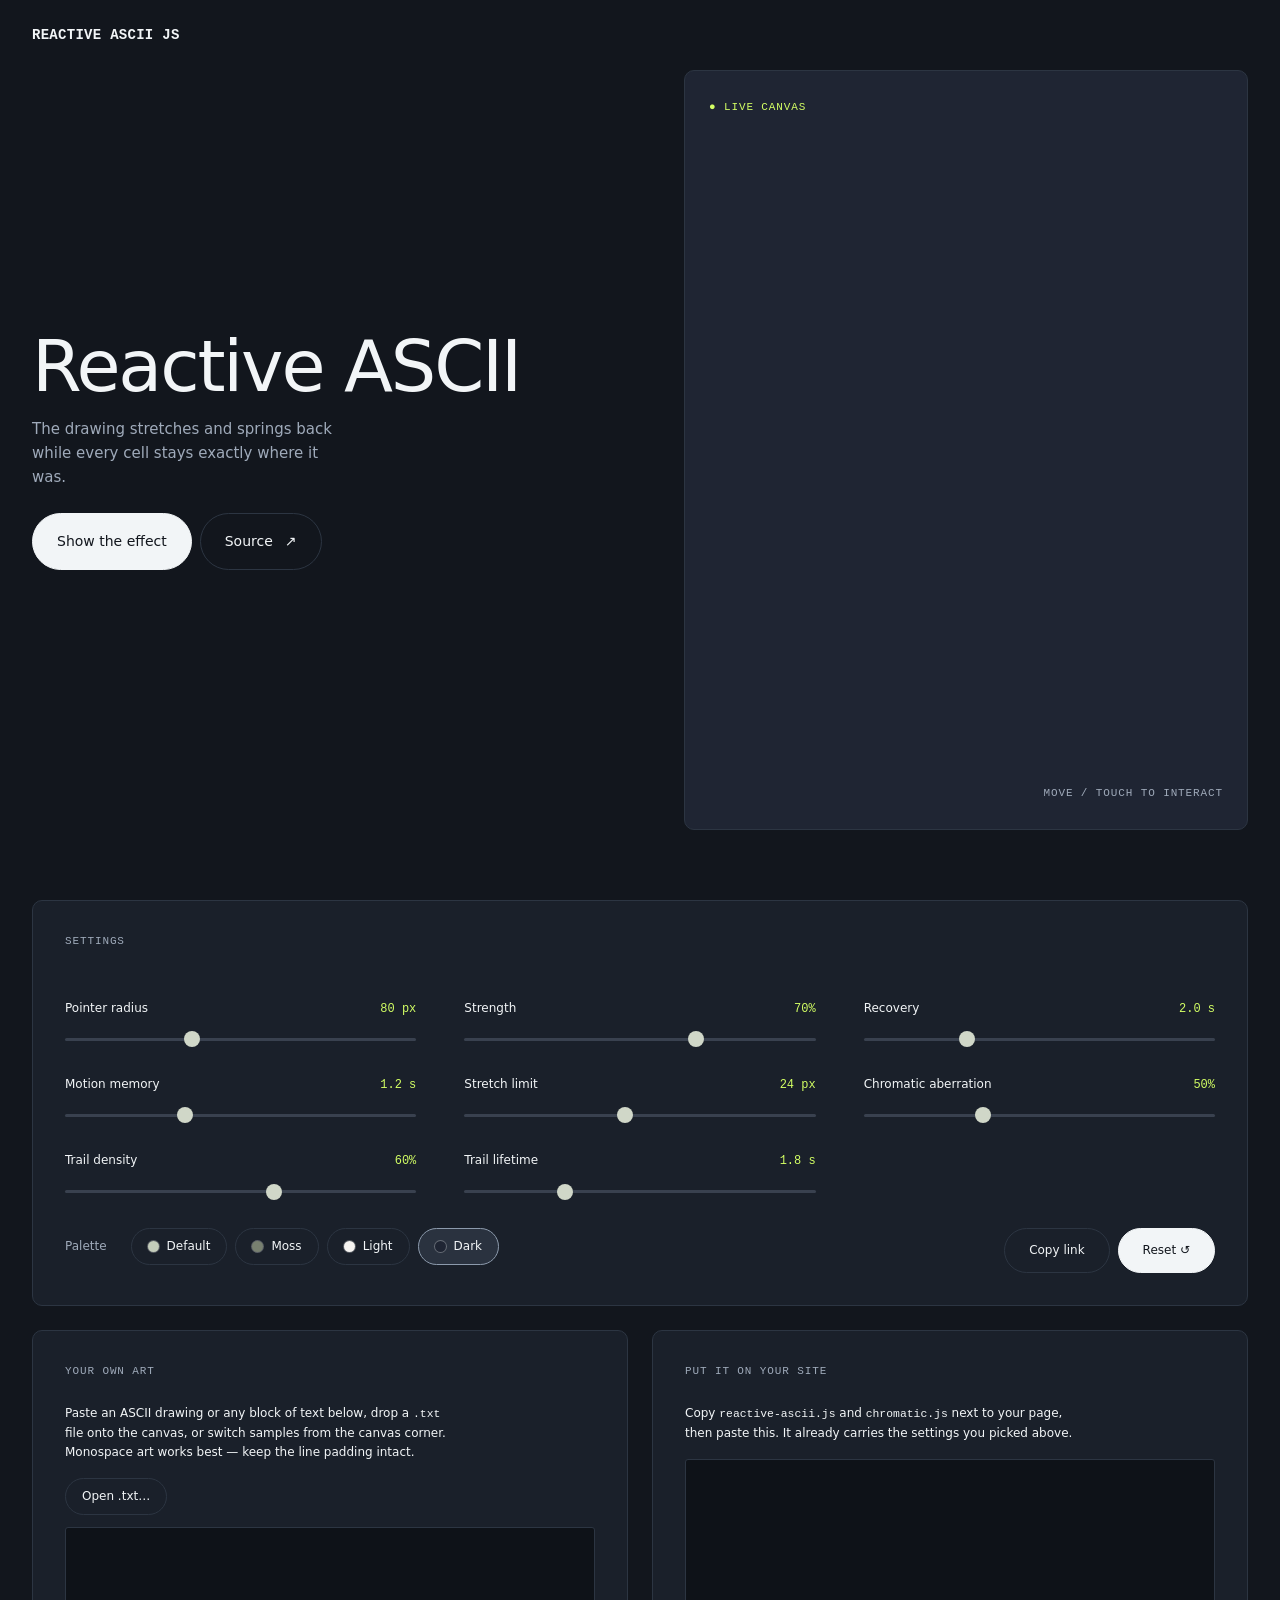
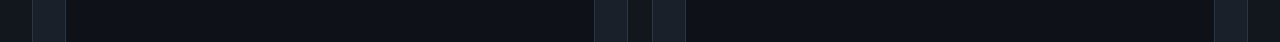
<file: index.html>
<!doctype html>
<!-- The library lives in this folder; the playground lives in demo/.
     GitHub Pages serves the repository root, so send visitors to the demo. -->
<html lang="en">
<head>
<meta charset="utf-8">
<meta http-equiv="refresh" content="0; url=demo/">
<title>Reactive ASCII</title>
</head>
<body><p><a href="demo/">Open the Reactive ASCII playground</a></p></body>
</html>
</file>
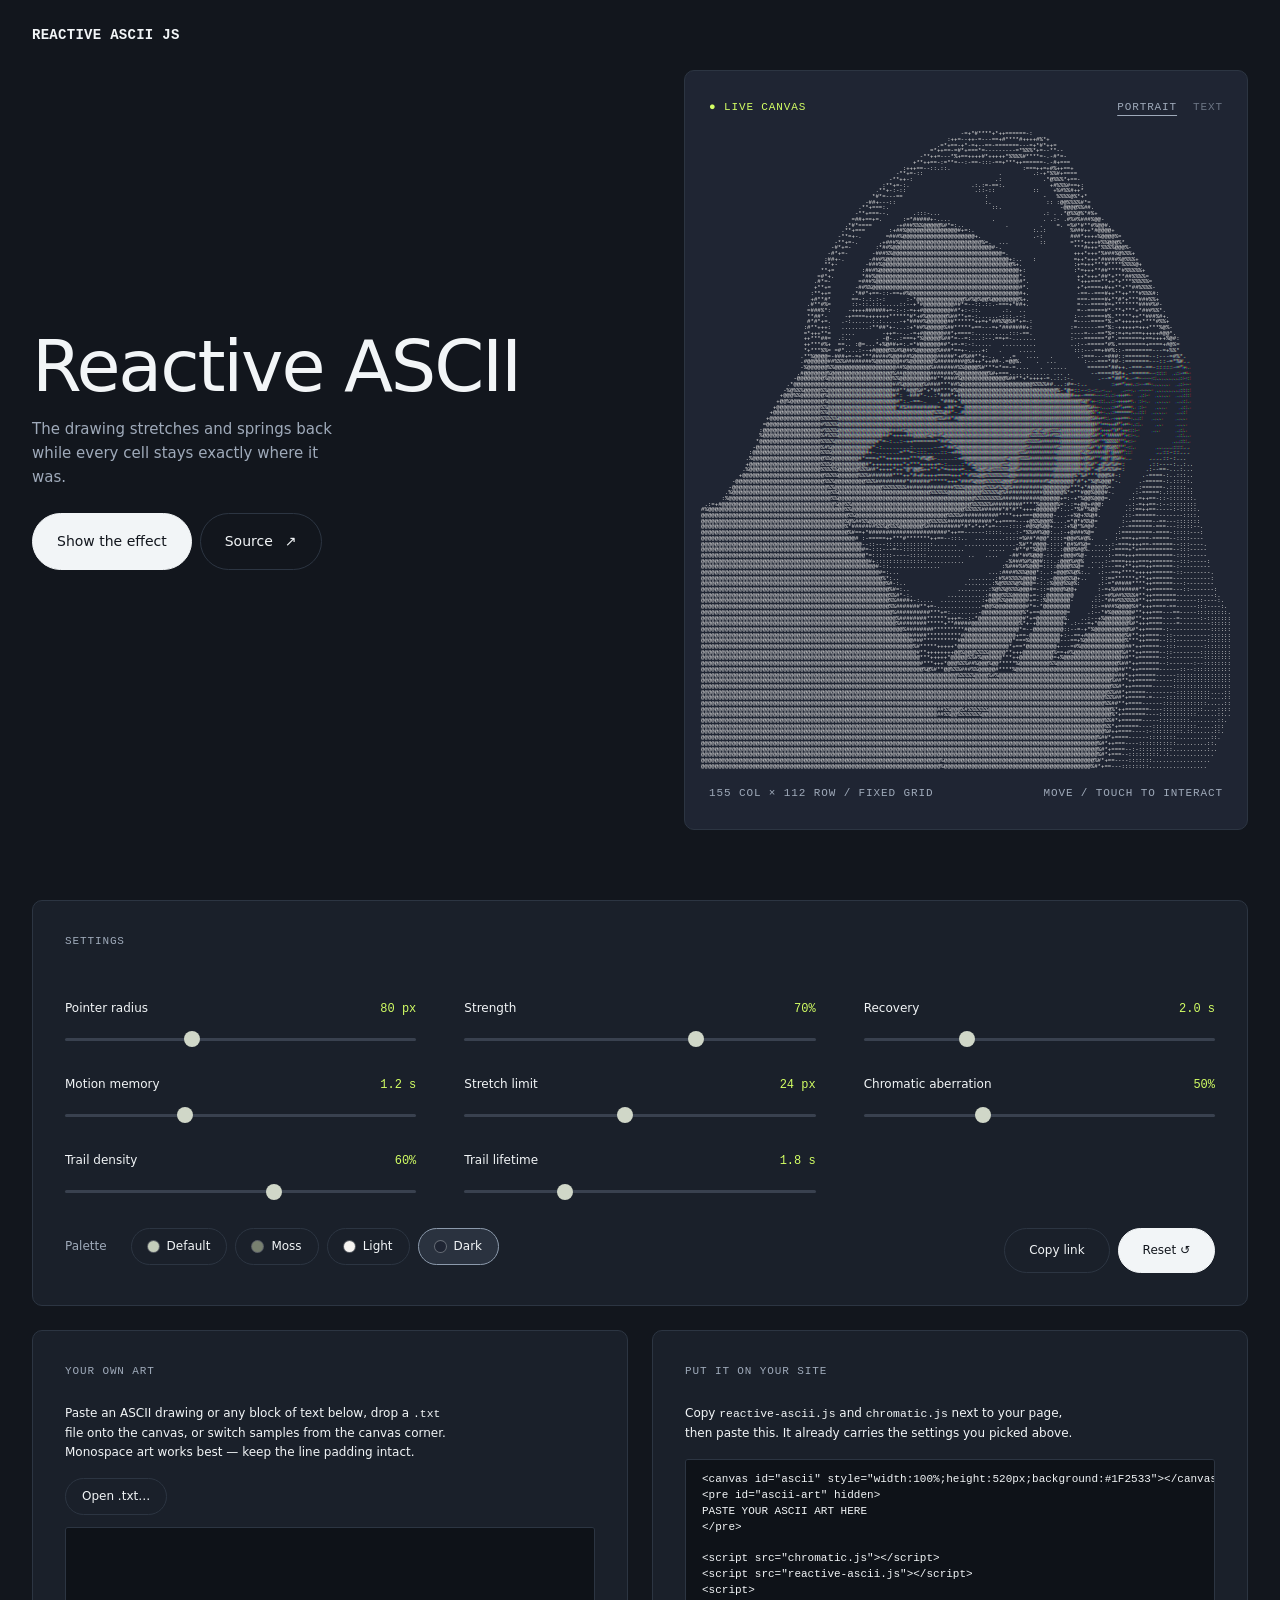
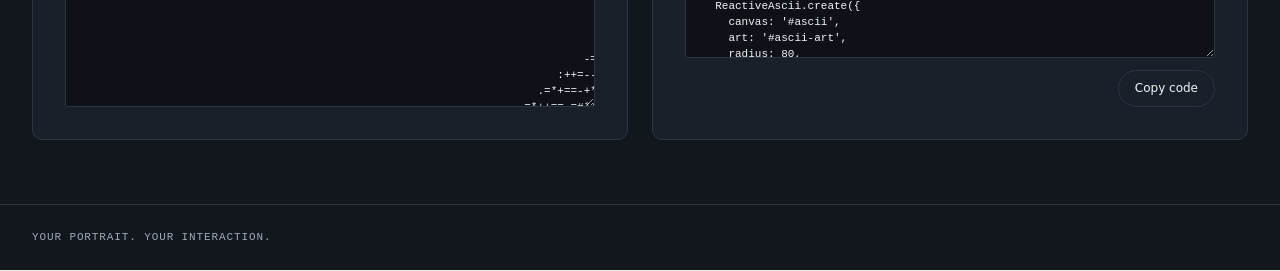
<file: demo/index.html>
<!doctype html>
<html lang="en">
<head>
<meta charset="utf-8">
<meta name="viewport" content="width=device-width, initial-scale=1">
<title>Reactive ASCII — live playground</title>
<meta name="description" content="Interactive ASCII art that stretches under the cursor on a grid that never moves. Drop in your own art and tune every parameter live.">
<meta name="theme-color" content="#12161D">
<link rel="stylesheet" href="demo.css">
</head>
<body data-palette="dark">

<header>
  <div class="wrap">
    <div class="brand">Reactive ASCII JS</div>
  </div>
</header>

<main class="wrap">

<section class="intro" aria-label="Interactive ASCII portrait">
  <div class="copy">
    <h1>Reactive ASCII</h1>
    <p>The drawing stretches and springs back while every cell stays exactly where it was.</p>
    <div class="hero-actions">
      <button class="btn btn-lg btn-primary" id="demo" type="button">Show the effect</button>
      <a class="btn btn-lg" href="https://github.com/Agn0st/reactive-ascii-playground">Source <span aria-hidden="true">↗</span></a>
    </div>
  </div>
  <div class="stage" id="stage" data-palette="dark">
    <div class="stage-top"><span>● Live canvas</span><div class="stage-samples" id="samples" role="group" aria-label="Sample art"></div></div>
    <canvas id="portrait" role="img" aria-label="A portrait made of text characters. Each cell holds its position and redraws a glyph taken from a shifted part of the source art, so features stretch and settle back. On a touch screen, tap the portrait or press “Show the effect”."></canvas>
    <div class="stage-bottom"><span id="dimensions"></span><span>Move / touch to interact</span></div>
  </div>
</section>

<section class="controls card" id="controls" aria-labelledby="settingsHeading">
  <h2 class="card-title" id="settingsHeading">Settings</h2>
  <!-- Sliders are generated by demo.js from ReactiveAscii.defaults. -->
  <div class="tone-control">
    <span id="paletteLabel">Palette</span>
    <div class="tone-options" id="tones" role="group" aria-labelledby="paletteLabel"></div>
  </div>
  <div class="actions">
    <button class="btn" id="share" type="button">Copy link</button>
    <button class="btn btn-primary" id="reset" type="button">Reset ↺</button>
  </div>
</section>

<div class="hint" id="notice" role="status"></div>

<section class="panels">
  <div class="panel card">
    <h2 class="card-title">Your own art</h2>
    <p class="note">Paste an ASCII drawing or any block of text below, drop a <code>.txt</code> file onto the canvas, or switch samples from the canvas corner. Monospace art works best — keep the line padding intact.</p>
    <div class="row">
      <label class="btn btn-sm file-button">Open .txt…<input type="file" id="file" accept=".txt,text/plain"></label>
    </div>
    <label class="sr-only" for="artInput">ASCII art source</label>
    <textarea id="artInput" spellcheck="false" aria-describedby="artHint"></textarea>
    <div class="hint" id="artHint" role="status"></div>
  </div>
  <div class="panel card">
    <h2 class="card-title">Put it on your site</h2>
    <p class="note">Copy <code>reactive-ascii.js</code> and <code>chromatic.js</code> next to your page, then paste this. It already carries the settings you picked above.</p>
    <label class="sr-only" for="snippet">Embed code</label>
    <textarea id="snippet" readonly spellcheck="false"></textarea>
    <div class="card-actions">
      <div class="hint" id="copyHint" role="status"></div>
      <button class="btn btn-sm" type="button" id="copy">Copy code</button>
    </div>
  </div>
</section>

</main>

<footer>
  <div class="wrap">
    <span>Your portrait. Your interaction.</span>
  </div>
</footer>

<div class="sr-only" id="status" role="status"></div>

<pre id="fallback-art" hidden>
    _     ____   ____ ___ ___
   / \   / ___| / ___|_ _|_ _|
  / _ \  \___ \| |    | | | |
 / ___ \  ___) | |___ | | | |
/_/   \_\|____/ \____|___|___|

   p l a i n   t e x t   w o r k s   t o o
</pre>

<script src="../chromatic.js"></script>
<script src="../reactive-ascii.js"></script>
<script src="demo.js"></script>
</body>
</html>
</file>
<file: demo/demo.css>
/* Swiss-minimal, monospace-forward. The interface speaks the same language as
 * the artwork: fixed grid, generous space, readouts instead of decoration.
 * Every value below is a token — nothing hardcoded at the point of use. */

:root{
  color-scheme:light;

  /* Space — 8px rhythm, everything lands on it */
  --s1:4px; --s2:8px; --s3:12px; --s4:16px; --s5:24px; --s6:32px; --s7:48px; --s8:64px; --s9:88px;

  /* Type */
  --mono:ui-monospace,SFMono-Regular,"SF Mono",Menlo,Consolas,"Liberation Mono",monospace;
  --sans:system-ui,-apple-system,"Segoe UI",Roboto,Helvetica,Arial,sans-serif;
  --t-xs:11px; --t-sm:12px; --t-base:14px; --t-md:15px; --t-lg:17px;
  --t-display:clamp(40px,5.6vw,76px);
  --track-label:.08em;

  /* Surfaces — the page sits behind, cards sit on top */
  --page:#EDEBE4;
  --card:#F7F6F1;
  --ink:#20221f;
  --muted:#5F6358;
  --line:#D6D4CA;
  --accent:#44600F;          /* readouts on light surfaces */

  /* Controls */
  --track:#CFCDC2; --thumb:#303c24;

  /* Height of the header row — the hero mirrors it as its bottom gap. */
  --header-h:70px;

  --r-sm:3px; --r-md:10px; --r-pill:100px;
  --ring:3px solid #6d8638;
  --ease:.2s cubic-bezier(.4,0,.2,1);
}

*{box-sizing:border-box}
html{background:var(--page)}
body{margin:0;background:var(--page);color:var(--ink);font-family:var(--sans);font-size:var(--t-base);line-height:1.6;-webkit-font-smoothing:antialiased}
button,input,textarea{font:inherit}
button{cursor:pointer}
:focus-visible{outline:var(--ring);outline-offset:3px}
button[disabled]{opacity:.4;cursor:not-allowed}
.sr-only{position:absolute;width:1px;height:1px;overflow:hidden;clip-path:inset(50%)}

@media (prefers-reduced-motion:no-preference){
  .btn,.tone-options button,.stage,a{transition:background-color var(--ease),border-color var(--ease),color var(--ease),opacity var(--ease)}
}

/* ---- shell ---- */

.wrap{max-width:1320px;margin:auto;padding:0 var(--s6)}
header .wrap{display:flex;align-items:center;gap:var(--s4);padding-top:var(--s5);padding-bottom:var(--s5)}
.brand{font-family:var(--mono);font-size:var(--t-base);font-weight:700;letter-spacing:.02em;text-transform:uppercase}


/* ---- hero ---- */

.intro{display:grid;grid-template-columns:1fr 1fr;gap:var(--s9);align-items:center}
h1{font-size:var(--t-display);font-weight:400;line-height:.98;letter-spacing:-.03em;margin:0 0 var(--s4);text-wrap:balance}
.copy p{font-size:var(--t-md);color:var(--muted);max-width:34ch;margin:0 0 var(--s5)}
.hero-actions{display:flex;gap:var(--s2);flex-wrap:wrap}

/* ---- buttons ---- */

.btn{display:inline-flex;align-items:center;justify-content:center;gap:var(--s3);
  border:1px solid var(--line);background:transparent;color:var(--ink);text-decoration:none;
  border-radius:var(--r-pill);padding:var(--s3) var(--s5);font-size:var(--t-sm);min-height:40px;white-space:nowrap}
.btn:hover{background:var(--card);border-color:var(--muted)}
.btn-primary{background:var(--ink);border-color:var(--ink);color:var(--page)}
.btn-primary:hover{background:var(--muted);border-color:var(--muted);color:var(--page)}
.btn-lg{padding:var(--s4) var(--s5);font-size:var(--t-base);min-height:48px}
.btn-sm{padding:var(--s2) var(--s4);min-height:36px}

/* ---- stage ---- */

.stage{position:relative;background:#191d19;border:1px solid var(--line);border-radius:var(--r-md);
  overflow:hidden;height:clamp(460px,66vh,780px);touch-action:pan-y}
.stage canvas{display:block;width:100%;height:100%;touch-action:pan-y}
/* Both rows keep the same height so their text sits the same distance from the
 * edge — the top one is 24px tall because of the sample buttons. */
.stage-top,.stage-bottom{position:absolute;left:var(--s5);right:var(--s5);display:flex;justify-content:space-between;align-items:center;min-height:24px;gap:var(--s4);
  pointer-events:none;color:#8d968a;font:var(--t-xs)/1 var(--mono);letter-spacing:var(--track-label);text-transform:uppercase}
.stage-top{top:var(--s5)}
.stage-bottom{bottom:var(--s5)}
.stage-top span:first-child{color:#d3ff64;display:flex;align-items:center;gap:var(--s2)}
/* Sample switcher lives in the canvas corner, so it reads as part of the instrument. */
.stage-samples{display:flex;gap:var(--s4);pointer-events:auto}
.stage-samples button{background:none;border:0;padding:0;min-height:24px;display:inline-flex;align-items:center;
  font:inherit;letter-spacing:inherit;text-transform:inherit;color:inherit;opacity:.6}
.stage-samples button:hover{opacity:1}
/* The active sample is a state, not an action — clicking it reloads the same
 * art and nothing visibly happens, so it must not look clickable. */
.stage-samples button[aria-pressed=true]{opacity:1;text-decoration:underline;text-underline-offset:5px;cursor:default}
.stage.dropping{border-color:#d3ff64}
.stage.dropping::after{content:'Drop a .txt file';position:absolute;inset:0;display:grid;place-items:center;
  font:var(--t-sm)/1 var(--mono);letter-spacing:.16em;text-transform:uppercase;color:#d3ff64;background:rgba(10,12,10,.6);pointer-events:none}

/* ---- panels ---- */

.card{background:var(--card);border:1px solid var(--line);border-radius:var(--r-md);padding:var(--s6)}
.card-title{font-family:var(--mono);font-size:var(--t-xs);text-transform:uppercase;letter-spacing:var(--track-label);
  color:var(--muted);font-weight:400;margin:0 0 var(--s5)}
.note{font-size:var(--t-sm);color:var(--ink);margin:0 0 var(--s4);max-width:52ch}
.note code{font-family:var(--mono);font-size:.95em}

.controls{margin-top:var(--s7);display:grid;grid-template-columns:repeat(3,minmax(0,1fr));gap:var(--s5) var(--s7);align-items:start}
.controls .card-title{grid-column:1/-1}
.control label{display:flex;justify-content:space-between;align-items:baseline;gap:var(--s3);font-size:var(--t-sm);margin-bottom:var(--s2)}
.control output{font-family:var(--mono);font-size:var(--t-sm);color:var(--accent);font-variant-numeric:tabular-nums}

/* 24px tall so the grab area meets WCAG 2.5.8; the track stays visually thin. */
input[type=range]{-webkit-appearance:none;appearance:none;width:100%;height:24px;background:transparent;cursor:pointer;display:block;margin:0}
input[type=range]::-webkit-slider-runnable-track{height:3px;border-radius:2px;background:var(--track)}
input[type=range]::-webkit-slider-thumb{-webkit-appearance:none;width:16px;height:16px;margin-top:-6.5px;border:0;border-radius:50%;background:var(--thumb)}
input[type=range]::-moz-range-track{height:3px;border-radius:2px;background:var(--track)}
input[type=range]::-moz-range-thumb{width:16px;height:16px;border:0;border-radius:50%;background:var(--thumb)}
input[type=range]:disabled{cursor:not-allowed;opacity:.4}

.tone-control{grid-column:1/3;display:flex;align-items:center;gap:var(--s5);flex-wrap:wrap}
.tone-control>span{font-size:var(--t-sm);color:var(--muted)}
.tone-options{display:flex;gap:var(--s2);flex-wrap:wrap}
.tone-options button{display:inline-flex;align-items:center;gap:var(--s2);padding:var(--s2) var(--s4);min-height:36px;
  border:1px solid var(--line);border-radius:var(--r-pill);background:transparent;color:var(--ink);font-size:var(--t-sm)}
.tone-options button:hover{background:var(--page)}
.tone-options button[aria-pressed=true]{border-color:var(--ink);background:var(--page)}
.swatch{width:11px;height:11px;border-radius:50%;flex:none;box-shadow:0 0 0 1px rgba(0,0,0,.18)}
.swatch.normal{background:#c4cdbb}
.swatch.moss{background:#788070}
.swatch.light{background:#F6F4F1}
.swatch.dark{background:#1F2533}
.actions{display:flex;gap:var(--s2);justify-self:end;align-self:center;flex-wrap:wrap}

/* Action sits under the field it acts on, pushed right; its status message
 * shares the row so it never floats on a line of its own. */
.card-actions{display:flex;justify-content:space-between;align-items:center;gap:var(--s4);margin-top:var(--s3)}
.card-actions .hint{margin-top:0}
.hint{font-family:var(--mono);font-size:var(--t-xs);line-height:1.5;color:var(--muted);margin-top:var(--s4);min-height:1em}
/* With no message there is nothing to reserve space for — otherwise every card
 * carries a dead strip above its bottom padding. */
.hint:empty{margin-top:0;min-height:0}

.panels{display:grid;grid-template-columns:1fr 1fr;gap:var(--s5);margin-top:var(--s5)}
.row{display:flex;gap:var(--s2);flex-wrap:wrap;margin-bottom:var(--s3)}
.file-button{display:inline-flex;align-items:center;position:relative}
.file-button input{position:absolute;width:1px;height:1px;opacity:0;pointer-events:none}
textarea{width:100%;border:1px solid var(--line);border-radius:var(--r-sm);background:var(--page);color:var(--ink);
  font:var(--t-xs)/1.45 var(--mono);padding:var(--s3) var(--s4);resize:vertical;white-space:pre;overflow-wrap:normal;overflow-x:auto}
/* The grid stretches both cards to the taller one, so the text area has to take
 * up the slack — otherwise the shorter card ends in dead space. */
.panel{display:flex;flex-direction:column}
#artInput,#snippet{flex:1 1 auto;height:180px}

footer{border-top:1px solid var(--line);margin-top:var(--s8)}
footer .wrap{display:flex;justify-content:space-between;gap:var(--s4);padding-top:var(--s5);padding-bottom:var(--s5);
  color:var(--muted);font:var(--t-xs)/1.5 var(--mono);letter-spacing:var(--track-label);text-transform:uppercase}

/* ---- palettes ---- *
 * The page sits a shade behind the stage, so the canvas reads as an object.
 * .stage background must stay identical to the colour handed to the shader. */

body[data-palette=light]{--page:#E9E7E1;--card:#F6F4F1;--ink:#1F2533;--muted:#5C6472;--line:#D2D0C9;--accent:#44600F;--track:#C9C7C0;--thumb:#1F2533}
.stage[data-palette=light]{background:#F6F4F1;border-color:#D2D0C9}
.stage[data-palette=light] .stage-top,.stage[data-palette=light] .stage-bottom{color:#5C6472}
.stage[data-palette=light] .stage-top span:first-child{color:#1F2533}
.stage[data-palette=light].dropping{border-color:#1F2533}
.stage[data-palette=light].dropping::after{color:#1F2533;background:rgba(246,244,241,.72)}

body[data-palette=dark]{--page:#12161D;--card:#1A202A;--ink:#F2F5F7;--muted:#9FAABA;--line:#2C3542;--accent:#D3FF64;--track:#39414F;--thumb:#D0D7C8}
/* The generic hover must come first: it has the same specificity as the primary
 * one, so after it the filled button would get a dark face and keep dark text. */
body[data-palette=dark] .btn:hover,body[data-palette=dark] .tone-options button:hover{background:#242C38}
body[data-palette=dark] .btn-primary{background:var(--ink);border-color:var(--ink);color:#12161D}
body[data-palette=dark] .btn-primary:hover{background:#FFFFFF;border-color:#FFFFFF;color:#12161D}
body[data-palette=dark] .tone-options button[aria-pressed=true]{background:#2A323F;border-color:#8C9AAC}
body[data-palette=dark] textarea{background:#0E1218}
body[data-palette=dark] .swatch{box-shadow:0 0 0 1px rgba(255,255,255,.28)}
.stage[data-palette=dark]{background:#1F2533;border-color:#2C3542}
.stage[data-palette=dark] .stage-top,.stage[data-palette=dark] .stage-bottom{color:#9FAABA}
.stage[data-palette=dark] .stage-top span:first-child{color:#D3FF64}

/* ---- responsive ---- */

/* Two-column hero fills the viewport: the header's height above it is mirrored
 * as the gap below. The stage keeps its old height as a floor and takes the rest. */
@media (min-width:1041px){
  .intro{align-items:stretch;min-height:calc(100vh - var(--header-h) * 2)}
  .copy{display:flex;flex-direction:column;justify-content:center}
  .intro .stage{height:auto;min-height:clamp(460px,66vh,780px)}
  .controls{margin-top:var(--header-h)}
}

@media (max-width:1040px){
  .intro{grid-template-columns:1fr;gap:var(--s6)}
  .copy p{max-width:58ch}
  .panels{grid-template-columns:1fr}
}
@media (max-width:820px){
  .wrap{padding:0 var(--s5)}
  .controls{grid-template-columns:1fr 1fr;gap:var(--s5) var(--s6)}
  .tone-control{grid-column:1/-1}
  .actions{grid-column:1/-1;justify-self:stretch}
  .actions .btn{flex:1}
  .stage{height:clamp(380px,62vh,560px)}
  footer .wrap{flex-direction:column;gap:var(--s2)}
}
@media (max-width:520px){
  .wrap{padding:0 var(--s4)}
  .controls{grid-template-columns:1fr}
  .card{padding:var(--s5) var(--s4)}
  h1{letter-spacing:-.025em}
}
</file>
